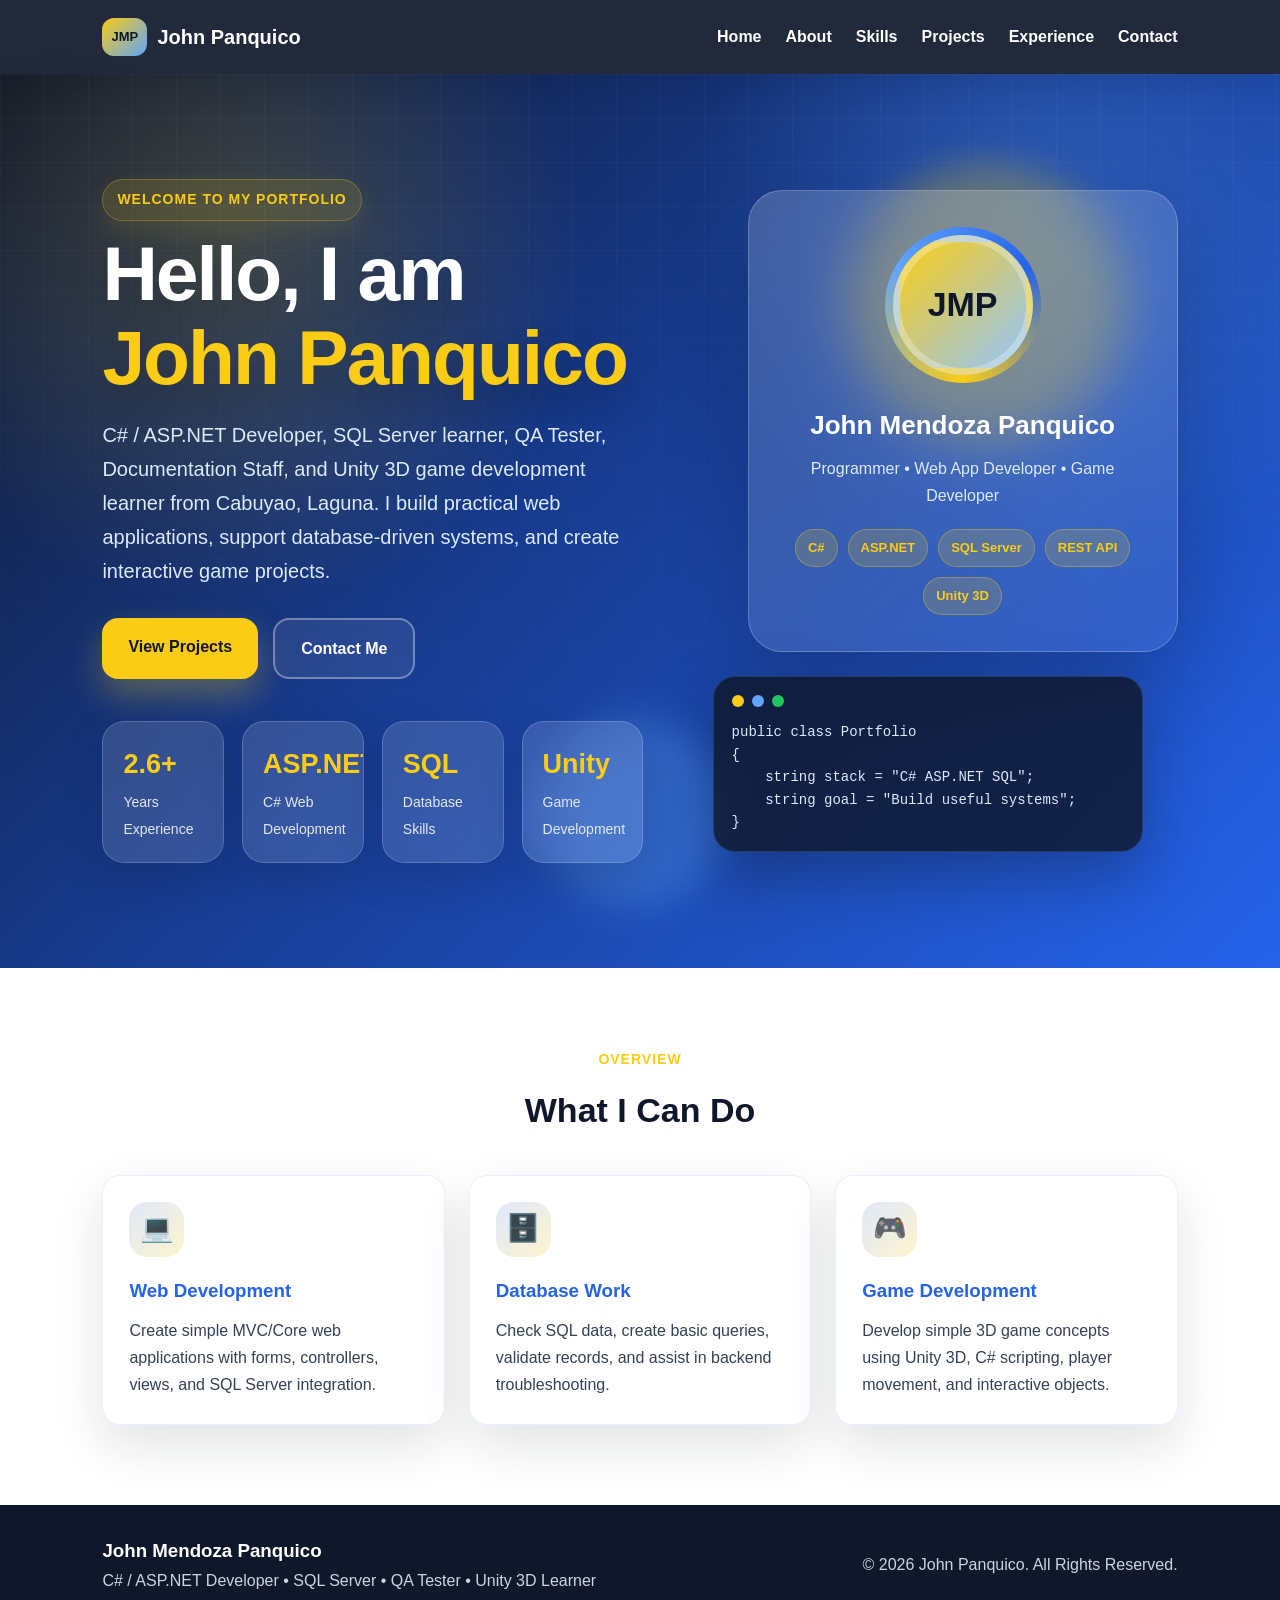
<file: index.html>
<!DOCTYPE html>
<html lang="en">
<head>
    <meta charset="UTF-8" />
    <meta name="viewport" content="width=device-width, initial-scale=1.0" />
    <title>Home | John Panquico</title>
    <link rel="stylesheet" href="style.css" />
</head>
<body>

    <div class="background-design">
        <div class="blob blob-one"></div>
        <div class="blob blob-two"></div>
        <div class="grid-overlay"></div>
    </div>

    <nav class="navbar">
        <a class="logo" href="index.html">
            <span class="logo-mark">JMP</span>
            <span>John Panquico</span>
        </a>

        <button class="menu-toggle" id="menuToggle" aria-label="Open menu">
            ☰
        </button>

        <ul class="nav-links" id="navLinks">
            <li><a href="index.html">Home</a></li>
            <li><a href="about.html">About</a></li>
            <li><a href="skills.html">Skills</a></li>
            <li><a href="projects.html">Projects</a></li>
            <li><a href="experience.html">Experience</a></li>
            <li><a href="contact.html">Contact</a></li>
        </ul>
    </nav>

    <header class="hero enhanced-hero">
        <div class="hero-shape hero-shape-one"></div>
        <div class="hero-shape hero-shape-two"></div>

        <div class="hero-text reveal">
            <p class="eyebrow">Welcome to my portfolio</p>
            <h1>Hello, I am <span>John Panquico</span></h1>
            <p class="hero-subtitle">
                C# / ASP.NET Developer, SQL Server learner, QA Tester, Documentation Staff,
                and Unity 3D game development learner from Cabuyao, Laguna. I build practical
                web applications, support database-driven systems, and create interactive game projects.
            </p>

            <div class="hero-buttons">
                <a href="projects.html" class="btn primary-btn">View Projects</a>
                <a href="contact.html" class="btn secondary-btn">Contact Me</a>
            </div>

            <div class="quick-stats enhanced-stats">
                <div>
                    <strong>2.6+</strong>
                    <span>Years Experience</span>
                </div>
                <div>
                    <strong>ASP.NET</strong>
                    <span>C# Web Development</span>
                </div>
                <div>
                    <strong>SQL</strong>
                    <span>Database Skills</span>
                </div>
                <div>
                    <strong>Unity</strong>
                    <span>Game Development</span>
                </div>
            </div>
        </div>

        <div class="hero-showcase reveal">
            <div class="profile-card-modern">
                <div class="profile-ring">
                    <div class="profile-circle">
                        <span>JMP</span>
                    </div>
                </div>

                <h2>John Mendoza Panquico</h2>
                <p>Programmer • Web App Developer • Game Developer</p>

                <div class="tech-pills">
                    <span>C#</span>
                    <span>ASP.NET</span>
                    <span>SQL Server</span>
                    <span>REST API</span>
                    <span>Unity 3D</span>
                </div>
            </div>

            <div class="floating-code-card">
                <div class="code-card-header">
                    <span></span>
                    <span></span>
                    <span></span>
                </div>
                <pre><code>public class Portfolio
{
    string stack = "C# ASP.NET SQL";
    string goal = "Build useful systems";
}</code></pre>
            </div>
        </div>
    </header>

    <section class="section reveal">
        <div class="section-title">
            <p class="eyebrow">Overview</p>
            <h2>What I Can Do</h2>
        </div>

        <div class="feature-grid">
            <div class="feature-card">
                <div class="icon-box">💻</div>
                <h3>Web Development</h3>
                <p>Create simple MVC/Core web applications with forms, controllers, views, and SQL Server integration.</p>
            </div>

            <div class="feature-card">
                <div class="icon-box">🗄️</div>
                <h3>Database Work</h3>
                <p>Check SQL data, create basic queries, validate records, and assist in backend troubleshooting.</p>
            </div>

            <div class="feature-card">
                <div class="icon-box">🎮</div>
                <h3>Game Development</h3>
                <p>Develop simple 3D game concepts using Unity 3D, C# scripting, player movement, and interactive objects.</p>
            </div>
        </div>
    </section>

    <footer class="footer">
        <div>
            <h3>John Mendoza Panquico</h3>
            <p>C# / ASP.NET Developer • SQL Server • QA Tester • Unity 3D Learner</p>
        </div>

        <p>© 2026 John Panquico. All Rights Reserved.</p>
    </footer>

    <script src="script.js"></script>

</body>
</html>
</file>
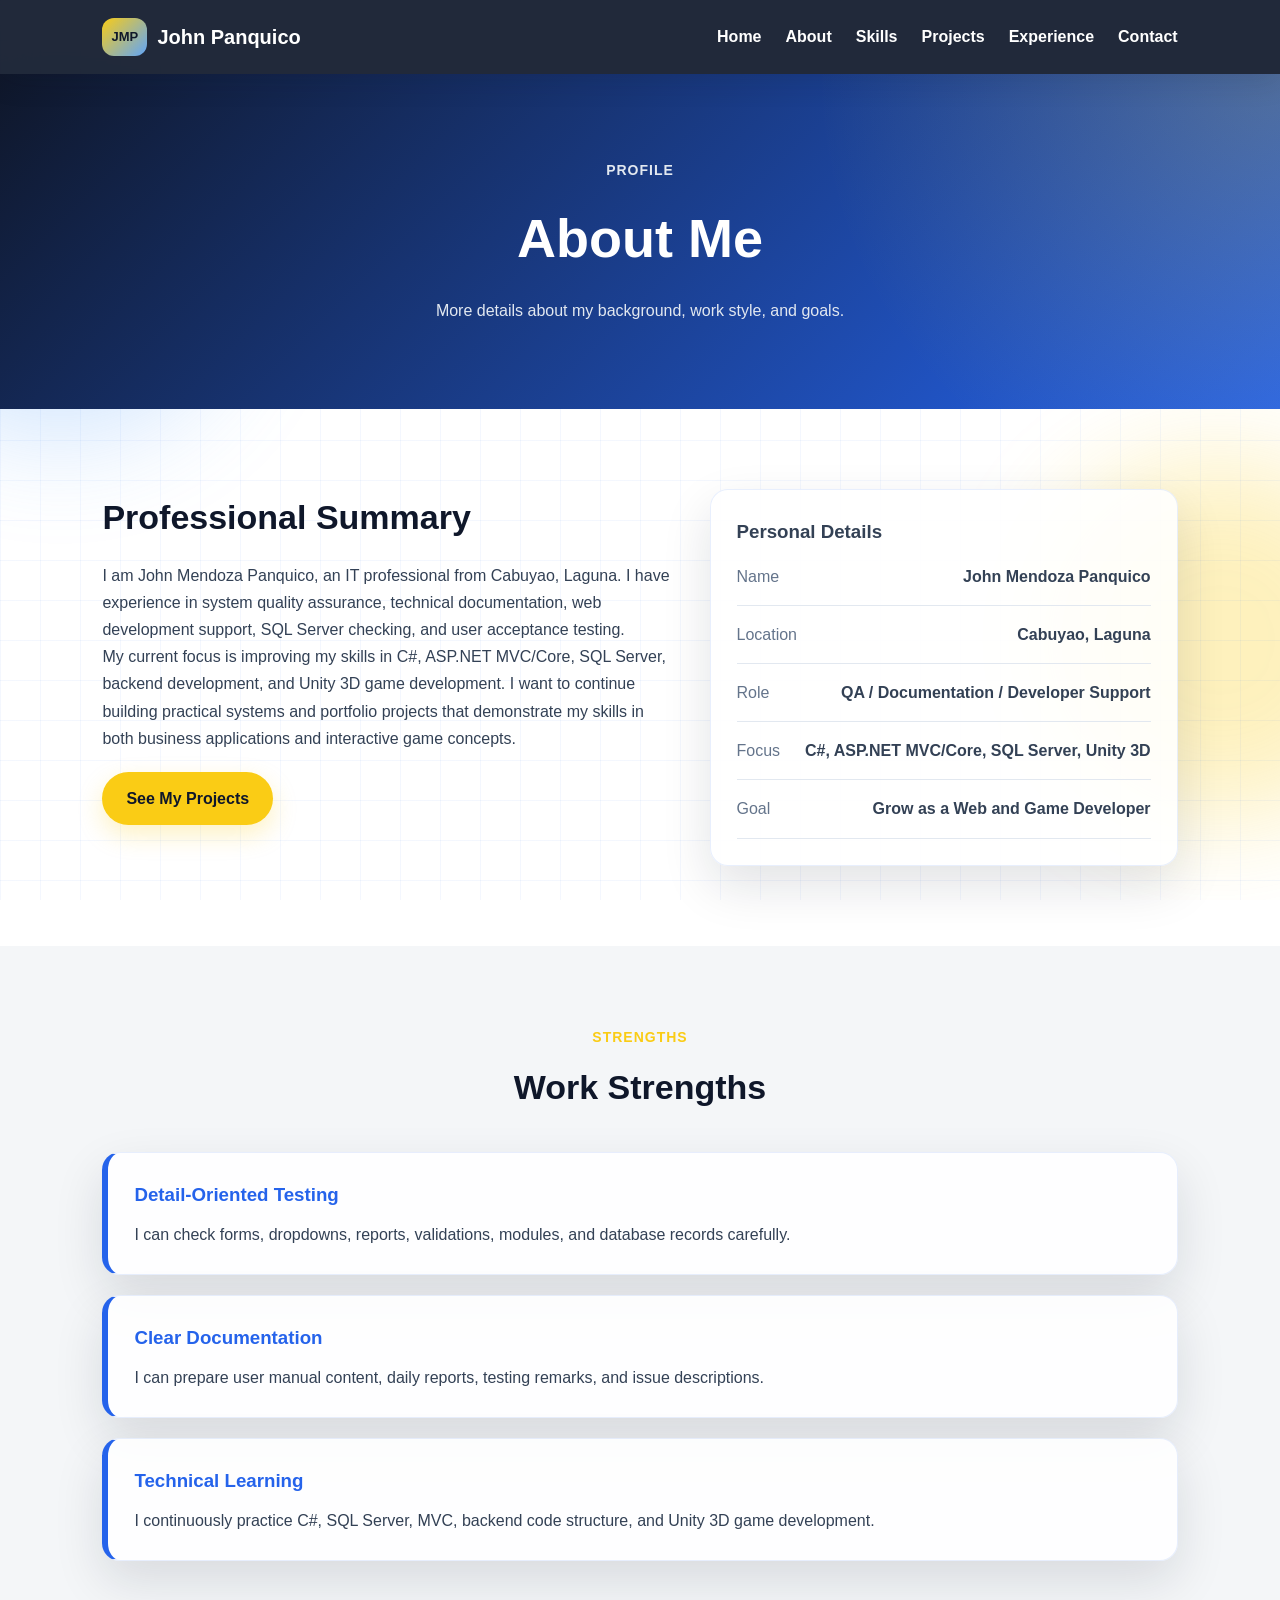
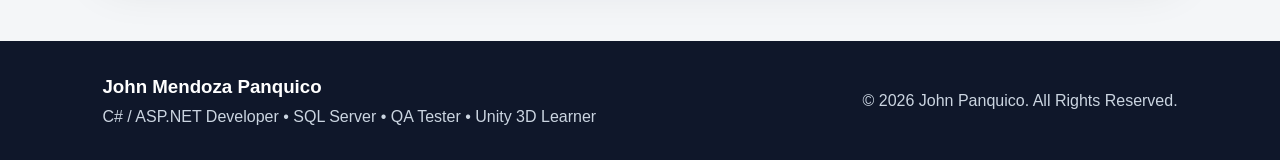
<file: about.html>
<!DOCTYPE html>
<html lang="en">
<head>
    <meta charset="UTF-8" />
    <meta name="viewport" content="width=device-width, initial-scale=1.0" />
    <title>About | John Panquico</title>
    <link rel="stylesheet" href="style.css" />
</head>
<body>

    <div class="background-design">
        <div class="blob blob-one"></div>
        <div class="blob blob-two"></div>
        <div class="grid-overlay"></div>
    </div>

    <nav class="navbar">
        <a class="logo" href="index.html">
            <span class="logo-mark">JMP</span>
            <span>John Panquico</span>
        </a>

        <button class="menu-toggle" id="menuToggle" aria-label="Open menu">
            ☰
        </button>

        <ul class="nav-links" id="navLinks">
            <li><a href="index.html">Home</a></li>
            <li><a href="about.html">About</a></li>
            <li><a href="skills.html">Skills</a></li>
            <li><a href="projects.html">Projects</a></li>
            <li><a href="experience.html">Experience</a></li>
            <li><a href="contact.html">Contact</a></li>
        </ul>
    </nav>

    <section class="page-header reveal">
        <p class="eyebrow">Profile</p>
        <h1>About Me</h1>
        <p>More details about my background, work style, and goals.</p>
    </section>

    <section class="section two-column">
        <div class="reveal">
            <h2>Professional Summary</h2>
            <p>
                I am John Mendoza Panquico, an IT professional from Cabuyao, Laguna. I have experience in system quality
                assurance, technical documentation, web development support, SQL Server checking,
                and user acceptance testing.
            </p>
            <p>
                My current focus is improving my skills in C#, ASP.NET MVC/Core, SQL Server, backend
                development, and Unity 3D game development. I want to continue building practical
                systems and portfolio projects that demonstrate my skills in both business applications
                and interactive game concepts.
            </p>

            <a href="projects.html" class="btn primary-btn small-btn">See My Projects</a>
        </div>

        <div class="info-panel reveal">
            <h3>Personal Details</h3>

            <div class="info-row">
                <span>Name</span>
                <strong>John Mendoza Panquico</strong>
            </div>

            <div class="info-row">
                <span>Location</span>
                <strong>Cabuyao, Laguna</strong>
            </div>

            <div class="info-row">
                <span>Role</span>
                <strong>QA / Documentation / Developer Support</strong>
            </div>

            <div class="info-row">
                <span>Focus</span>
                <strong>C#, ASP.NET MVC/Core, SQL Server, Unity 3D</strong>
            </div>

            <div class="info-row">
                <span>Goal</span>
                <strong>Grow as a Web and Game Developer</strong>
            </div>
        </div>
    </section>

    <section class="section gray-section reveal">
        <div class="section-title">
            <p class="eyebrow">Strengths</p>
            <h2>Work Strengths</h2>
        </div>

        <div class="timeline">
            <div class="timeline-card">
                <h3>Detail-Oriented Testing</h3>
                <p>I can check forms, dropdowns, reports, validations, modules, and database records carefully.</p>
            </div>

            <div class="timeline-card">
                <h3>Clear Documentation</h3>
                <p>I can prepare user manual content, daily reports, testing remarks, and issue descriptions.</p>
            </div>

            <div class="timeline-card">
                <h3>Technical Learning</h3>
                <p>I continuously practice C#, SQL Server, MVC, backend code structure, and Unity 3D game development.</p>
            </div>
        </div>
    </section>

    <footer class="footer">
        <div>
            <h3>John Mendoza Panquico</h3>
            <p>C# / ASP.NET Developer • SQL Server • QA Tester • Unity 3D Learner</p>
        </div>

        <p>© 2026 John Panquico. All Rights Reserved.</p>
    </footer>

    <script src="script.js"></script>

</body>
</html>
</file>
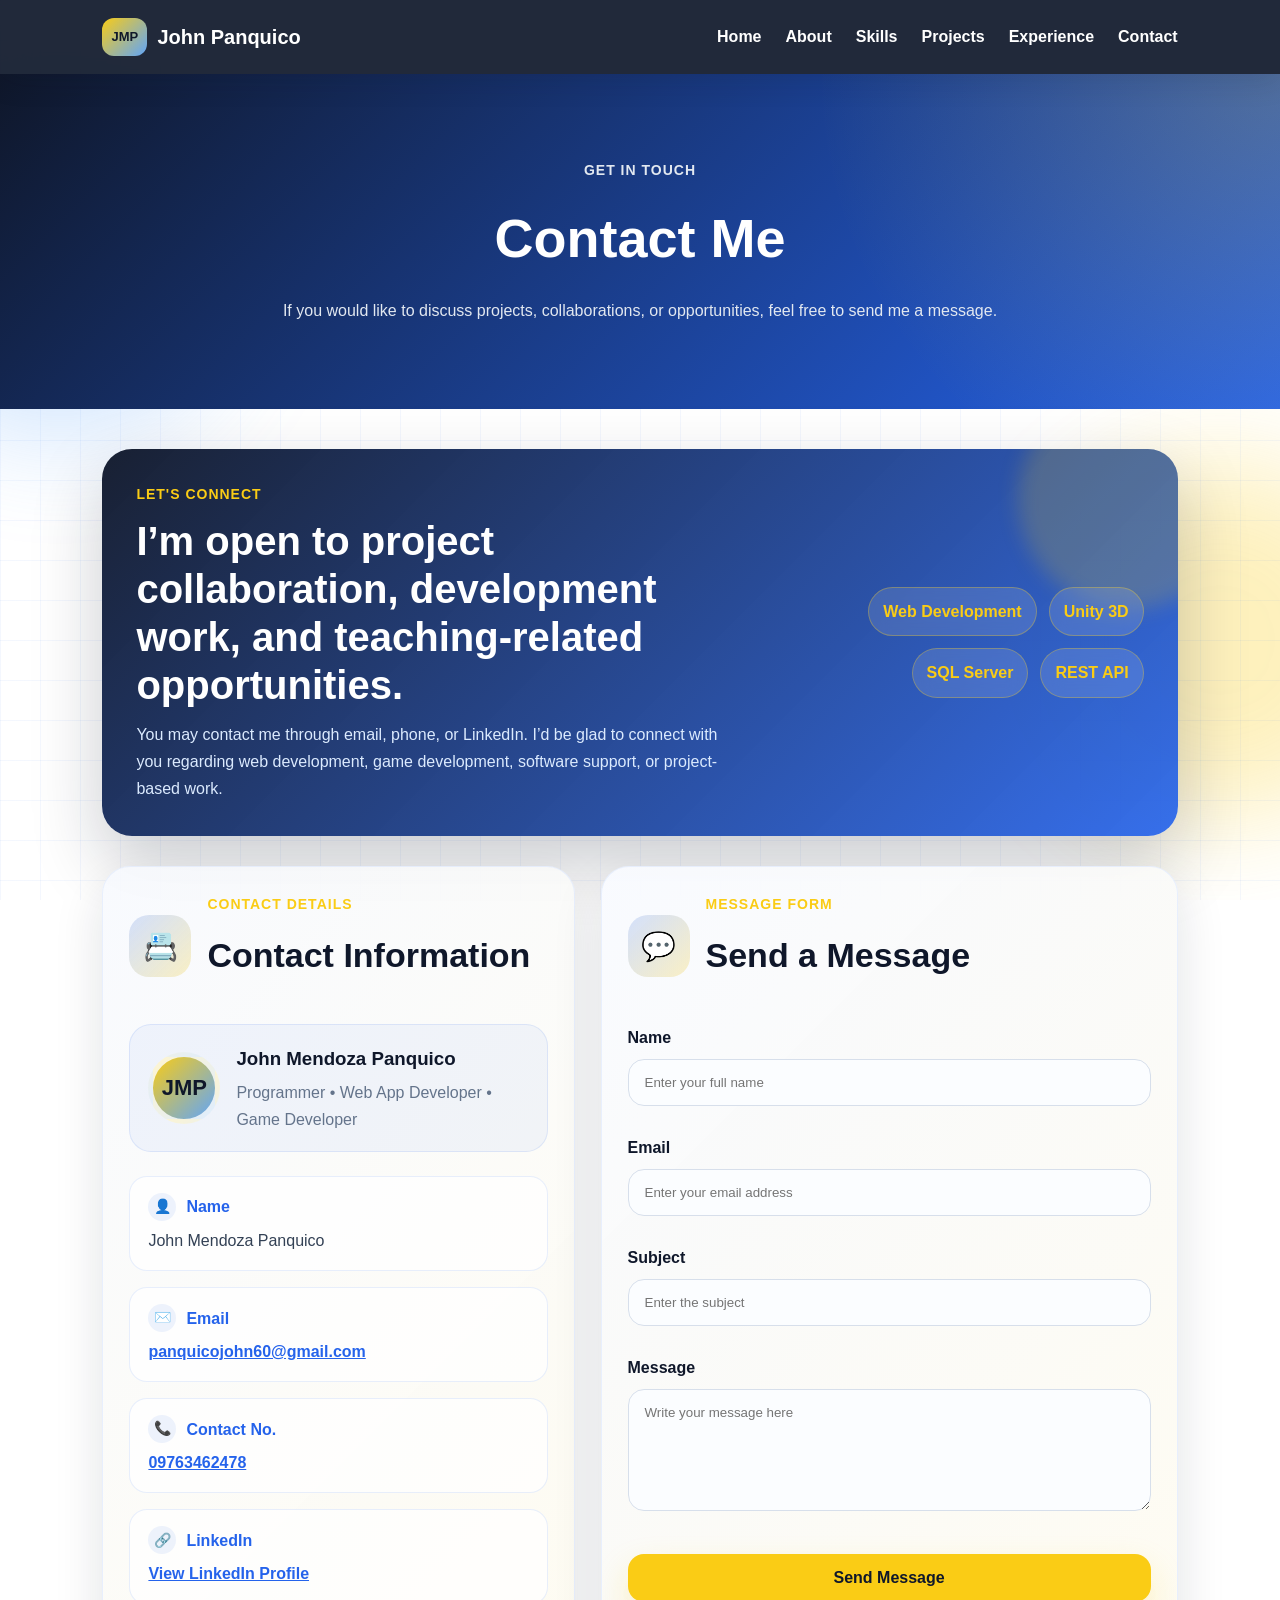
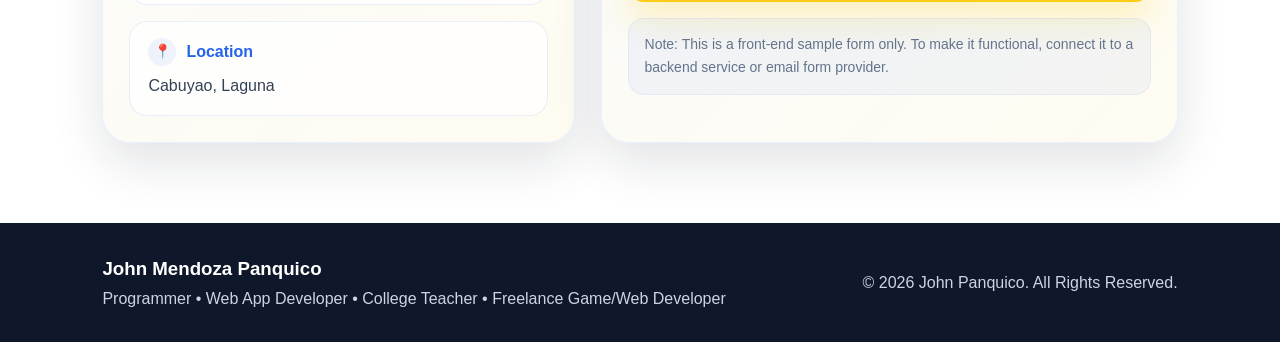
<file: contact.html>
<!DOCTYPE html>
<html lang="en">
<head>
    <meta charset="UTF-8" />
    <meta name="viewport" content="width=device-width, initial-scale=1.0" />
    <title>Contact | John Panquico</title>
    <link rel="stylesheet" href="style.css" />
</head>
<body>

    <div class="background-design">
        <div class="blob blob-one"></div>
        <div class="blob blob-two"></div>
        <div class="grid-overlay"></div>
    </div>

    <nav class="navbar">
        <a class="logo" href="index.html">
            <span class="logo-mark">JMP</span>
            <span>John Panquico</span>
        </a>

        <button class="menu-toggle" id="menuToggle" aria-label="Open menu">
            ☰
        </button>

        <ul class="nav-links" id="navLinks">
            <li><a href="index.html">Home</a></li>
            <li><a href="about.html">About</a></li>
            <li><a href="skills.html">Skills</a></li>
            <li><a href="projects.html">Projects</a></li>
            <li><a href="experience.html">Experience</a></li>
            <li><a href="contact.html">Contact</a></li>
        </ul>
    </nav>

    <section class="page-header reveal">
        <p class="eyebrow">Get in Touch</p>
        <h1>Contact Me</h1>
        <p>If you would like to discuss projects, collaborations, or opportunities, feel free to send me a message.</p>
    </section>

    <section class="section contact-hero-section">
        <div class="contact-top-card reveal">
            <div class="contact-top-text">
                <p class="eyebrow">Let's Connect</p>
                <h2>I’m open to project collaboration, development work, and teaching-related opportunities.</h2>
                <p>
                    You may contact me through email, phone, or LinkedIn. I’d be glad to connect with you
                    regarding web development, game development, software support, or project-based work.
                </p>
            </div>

            <div class="contact-top-pills">
                <span>Web Development</span>
                <span>Unity 3D</span>
                <span>SQL Server</span>
                <span>REST API</span>
            </div>
        </div>
    </section>

    <section class="section contact-section-main">
        <div class="contact-layout enhanced-contact-layout">
            <div class="contact-card contact-info-card reveal">
                <div class="contact-card-header">
                    <div class="contact-icon-box">📇</div>
                    <div>
                        <p class="eyebrow">Contact Details</p>
                        <h2>Contact Information</h2>
                    </div>
                </div>

                <div class="contact-profile-mini">
                    <div class="contact-avatar">JMP</div>
                    <div>
                        <h3>John Mendoza Panquico</h3>
                        <p>Programmer • Web App Developer • Game Developer</p>
                    </div>
                </div>

                <div class="contact-info-list">
                    <div class="contact-info-item">
                        <div class="contact-label">
                            <span class="contact-label-icon">👤</span>
                            <strong>Name</strong>
                        </div>
                        <p>John Mendoza Panquico</p>
                    </div>

                    <div class="contact-info-item">
                        <div class="contact-label">
                            <span class="contact-label-icon">✉️</span>
                            <strong>Email</strong>
                        </div>
                        <p><a href="mailto:panquicojohn60@gmail.com">panquicojohn60@gmail.com</a></p>
                    </div>

                    <div class="contact-info-item">
                        <div class="contact-label">
                            <span class="contact-label-icon">📞</span>
                            <strong>Contact No.</strong>
                        </div>
                        <p><a href="tel:09763462478">09763462478</a></p>
                    </div>

                    <div class="contact-info-item">
                        <div class="contact-label">
                            <span class="contact-label-icon">🔗</span>
                            <strong>LinkedIn</strong>
                        </div>
                        <p><a href="https://www.linkedin.com/in/panquico-john-337b12282?utm_source=share_via&utm_content=profile&utm_medium=member_ios" target="_blank">View LinkedIn Profile</a></p>
                    </div>

                    <div class="contact-info-item">
                        <div class="contact-label">
                            <span class="contact-label-icon">📍</span>
                            <strong>Location</strong>
                        </div>
                        <p>Cabuyao, Laguna</p>
                    </div>
                </div>
            </div>

            <div class="contact-card contact-form-card reveal">
                <div class="contact-card-header">
                    <div class="contact-icon-box">💬</div>
                    <div>
                        <p class="eyebrow">Message Form</p>
                        <h2>Send a Message</h2>
                    </div>
                </div>

                <form class="contact-form enhanced-contact-form">
                    <div class="form-row">
                        <div class="form-group">
                            <label>Name</label>
                            <input type="text" placeholder="Enter your full name" />
                        </div>
                    </div>

                    <div class="form-row">
                        <div class="form-group">
                            <label>Email</label>
                            <input type="email" placeholder="Enter your email address" />
                        </div>
                    </div>

                    <div class="form-row">
                        <div class="form-group">
                            <label>Subject</label>
                            <input type="text" placeholder="Enter the subject" />
                        </div>
                    </div>

                    <div class="form-row">
                        <div class="form-group">
                            <label>Message</label>
                            <textarea rows="6" placeholder="Write your message here"></textarea>
                        </div>
                    </div>

                    <button type="button" class="btn primary-btn contact-submit-btn">Send Message</button>
                </form>

                <p class="note contact-note">
                    Note: This is a front-end sample form only. To make it functional,
                    connect it to a backend service or email form provider.
                </p>
            </div>
        </div>
    </section>

    <footer class="footer">
        <div>
            <h3>John Mendoza Panquico</h3>
            <p>Programmer • Web App Developer • College Teacher • Freelance Game/Web Developer</p>
        </div>

        <p>© 2026 John Panquico. All Rights Reserved.</p>
    </footer>

    <script src="script.js"></script>

</body>
</html>
</file>
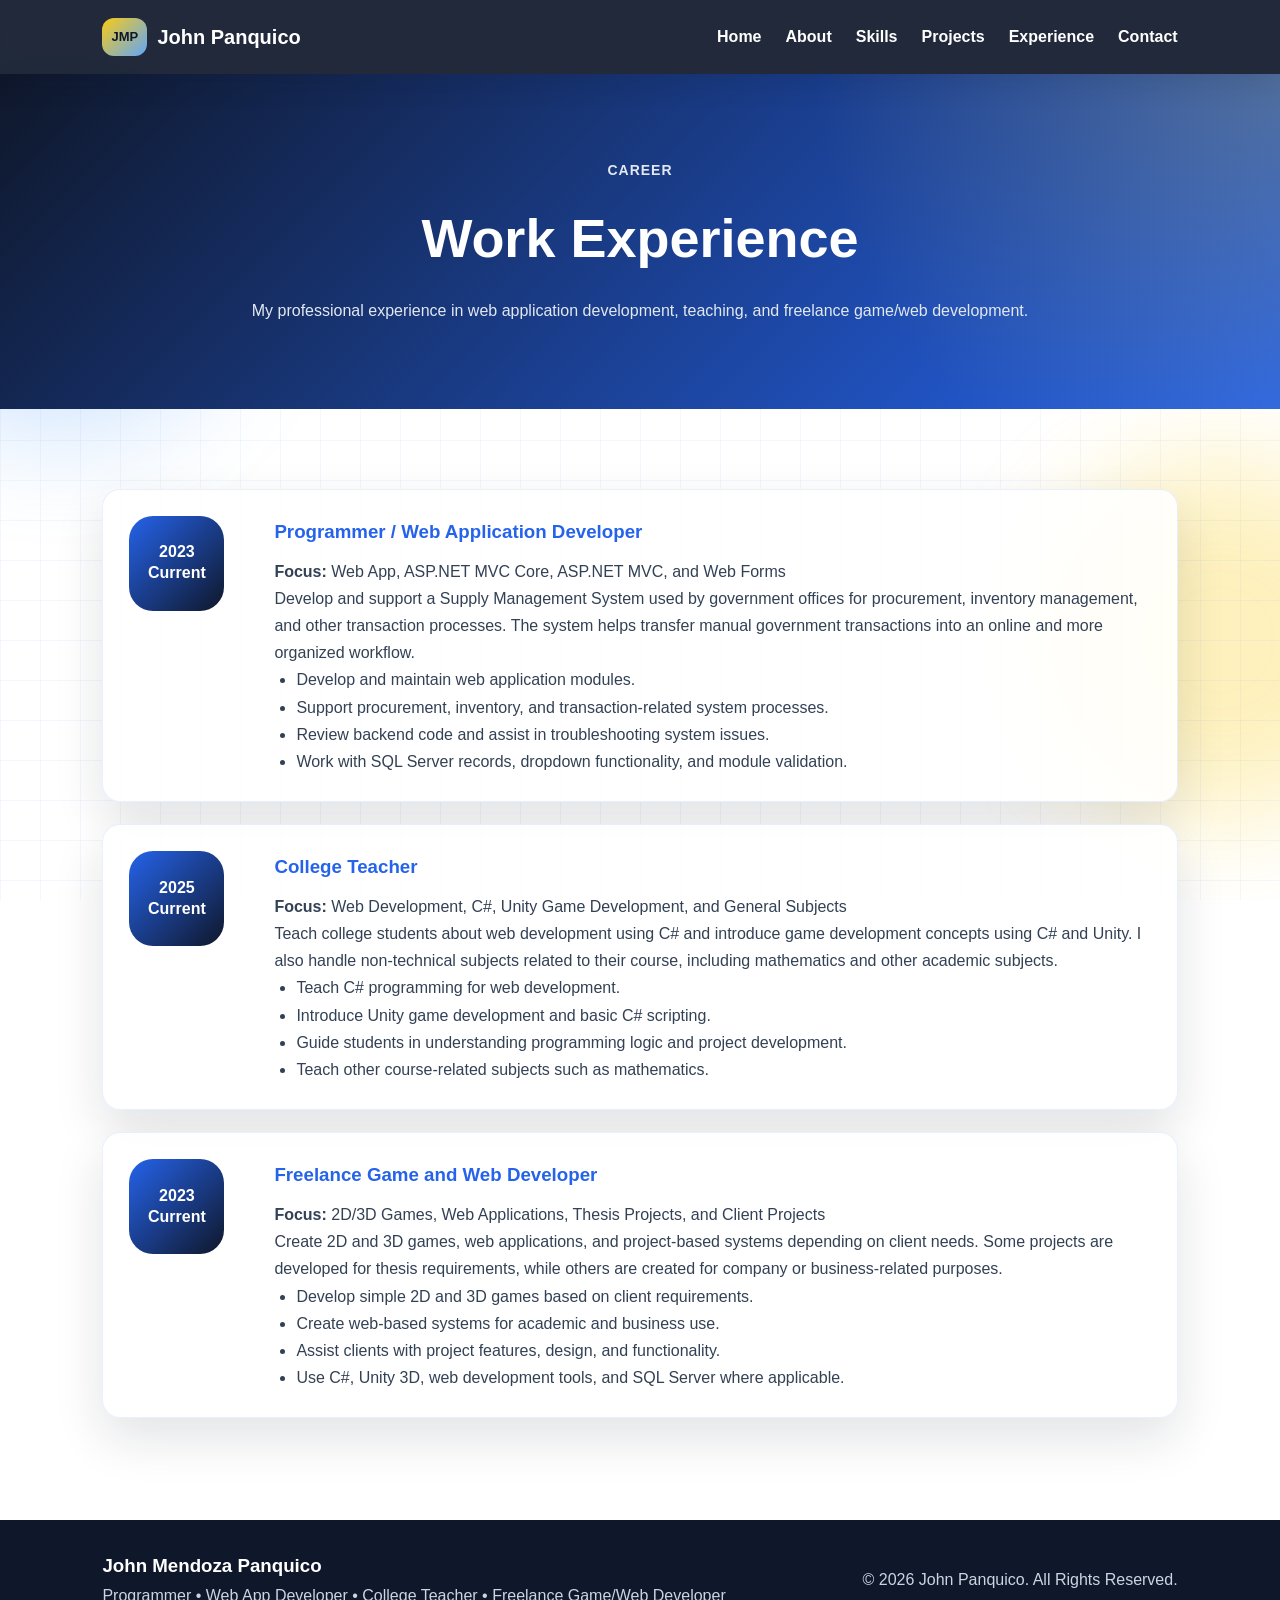
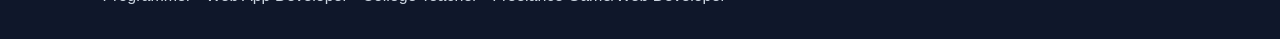
<file: experience.html>
<!DOCTYPE html>
<html lang="en">
<head>
    <meta charset="UTF-8" />
    <meta name="viewport" content="width=device-width, initial-scale=1.0" />
    <title>Experience | John Panquico</title>
    <link rel="stylesheet" href="style.css" />
</head>
<body>

    <div class="background-design">
        <div class="blob blob-one"></div>
        <div class="blob blob-two"></div>
        <div class="grid-overlay"></div>
    </div>

    <nav class="navbar">
        <a class="logo" href="index.html">
            <span class="logo-mark">JMP</span>
            <span>John Panquico</span>
        </a>

        <button class="menu-toggle" id="menuToggle" aria-label="Open menu">
            ☰
        </button>

        <ul class="nav-links" id="navLinks">
            <li><a href="index.html">Home</a></li>
            <li><a href="about.html">About</a></li>
            <li><a href="skills.html">Skills</a></li>
            <li><a href="projects.html">Projects</a></li>
            <li><a href="experience.html">Experience</a></li>
            <li><a href="contact.html">Contact</a></li>
        </ul>
    </nav>

    <section class="page-header reveal">
        <p class="eyebrow">Career</p>
        <h1>Work Experience</h1>
        <p>My professional experience in web application development, teaching, and freelance game/web development.</p>
    </section>

    <section class="section">
        <div class="experience-card reveal">
            <div class="experience-year">2023<br />Current</div>
            <div>
                <h3>Programmer / Web Application Developer</h3>
                <p><strong>Focus:</strong> Web App, ASP.NET MVC Core, ASP.NET MVC, and Web Forms</p>
                <p>
                    Develop and support a Supply Management System used by government offices for procurement,
                    inventory management, and other transaction processes. The system helps transfer manual
                    government transactions into an online and more organized workflow.
                </p>
                <ul>
                    <li>Develop and maintain web application modules.</li>
                    <li>Support procurement, inventory, and transaction-related system processes.</li>
                    <li>Review backend code and assist in troubleshooting system issues.</li>
                    <li>Work with SQL Server records, dropdown functionality, and module validation.</li>
                </ul>
            </div>
        </div>

        <div class="experience-card reveal">
            <div class="experience-year">2025<br />Current</div>
            <div>
                <h3>College Teacher</h3>
                <p><strong>Focus:</strong> Web Development, C#, Unity Game Development, and General Subjects</p>
                <p>
                    Teach college students about web development using C# and introduce game development concepts
                    using C# and Unity. I also handle non-technical subjects related to their course, including
                    mathematics and other academic subjects.
                </p>
                <ul>
                    <li>Teach C# programming for web development.</li>
                    <li>Introduce Unity game development and basic C# scripting.</li>
                    <li>Guide students in understanding programming logic and project development.</li>
                    <li>Teach other course-related subjects such as mathematics.</li>
                </ul>
            </div>
        </div>

        <div class="experience-card reveal">
            <div class="experience-year">2023<br />Current</div>
            <div>
                <h3>Freelance Game and Web Developer</h3>
                <p><strong>Focus:</strong> 2D/3D Games, Web Applications, Thesis Projects, and Client Projects</p>
                <p>
                    Create 2D and 3D games, web applications, and project-based systems depending on client needs.
                    Some projects are developed for thesis requirements, while others are created for company or
                    business-related purposes.
                </p>
                <ul>
                    <li>Develop simple 2D and 3D games based on client requirements.</li>
                    <li>Create web-based systems for academic and business use.</li>
                    <li>Assist clients with project features, design, and functionality.</li>
                    <li>Use C#, Unity 3D, web development tools, and SQL Server where applicable.</li>
                </ul>
            </div>
        </div>
    </section>

    <footer class="footer">
        <div>
            <h3>John Mendoza Panquico</h3>
            <p>Programmer • Web App Developer • College Teacher • Freelance Game/Web Developer</p>
        </div>

        <p>© 2026 John Panquico. All Rights Reserved.</p>
    </footer>

    <script src="script.js"></script>

</body>
</html>
</file>
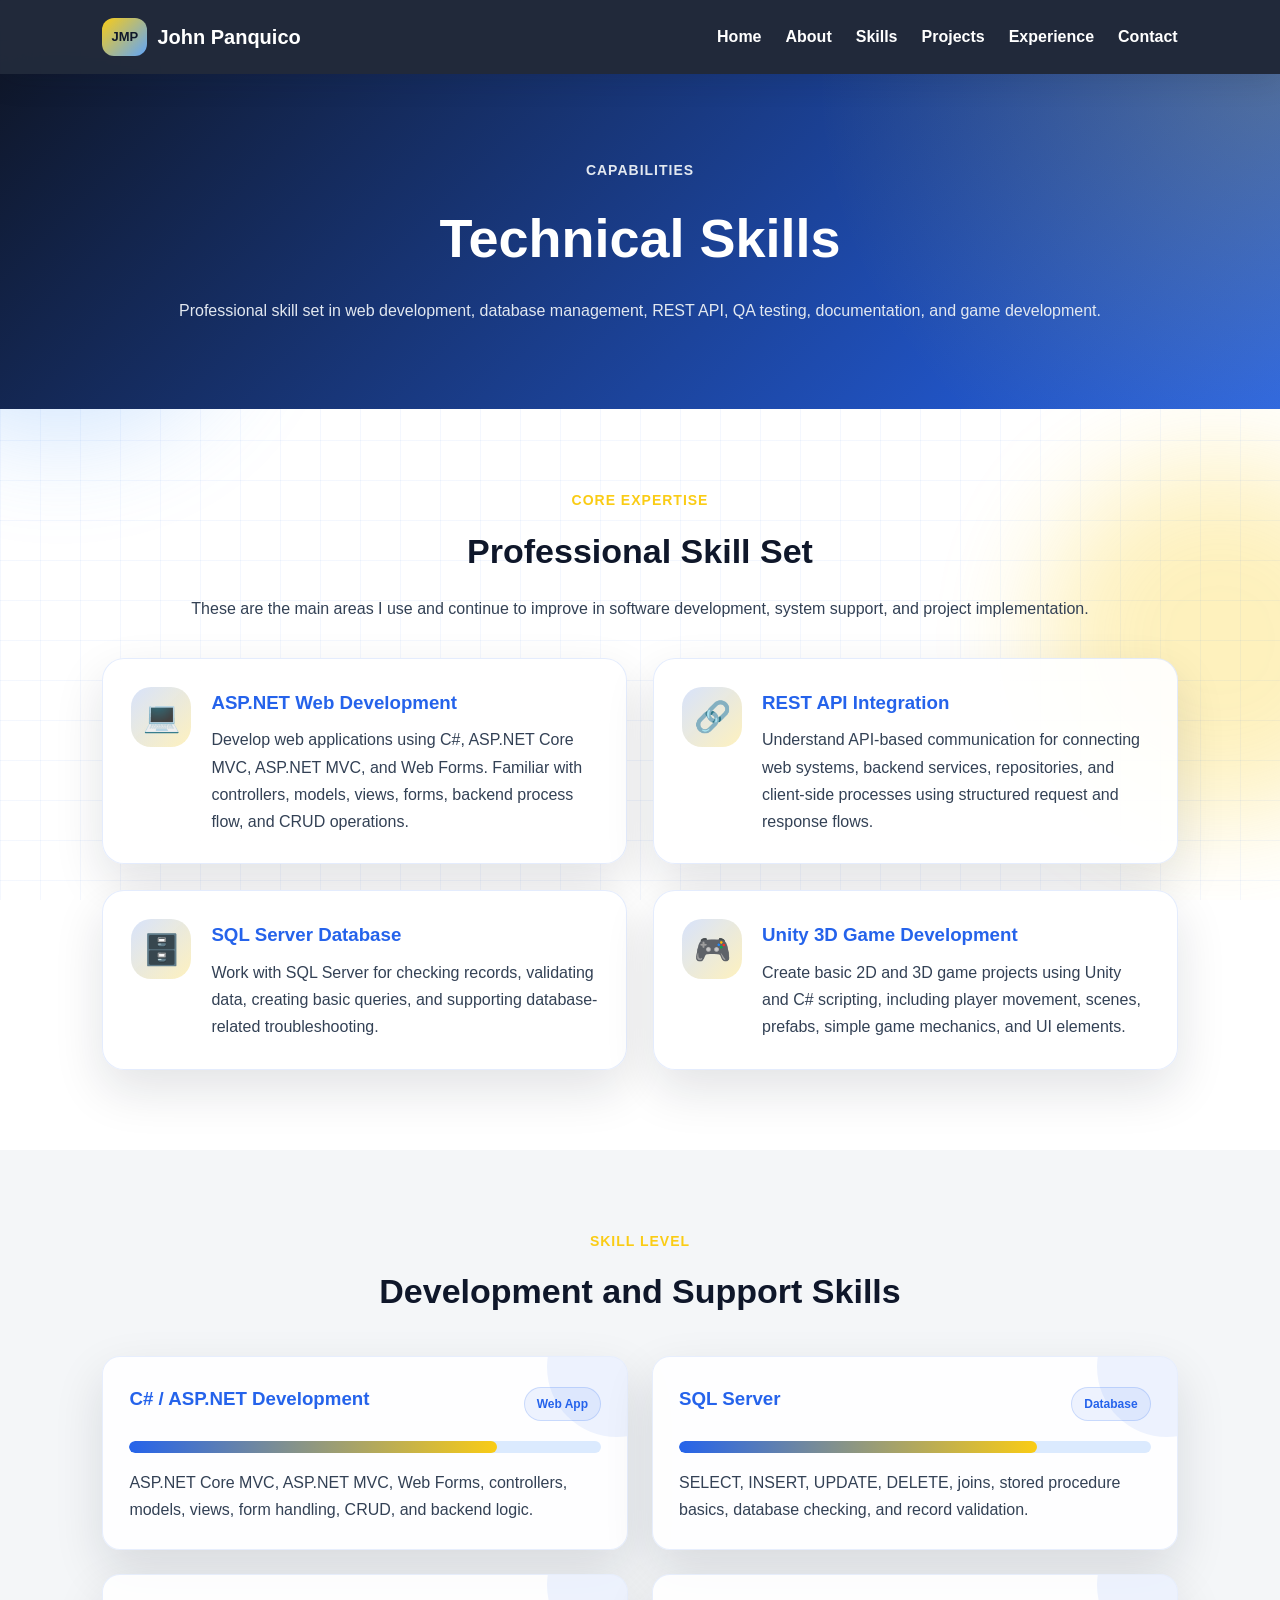
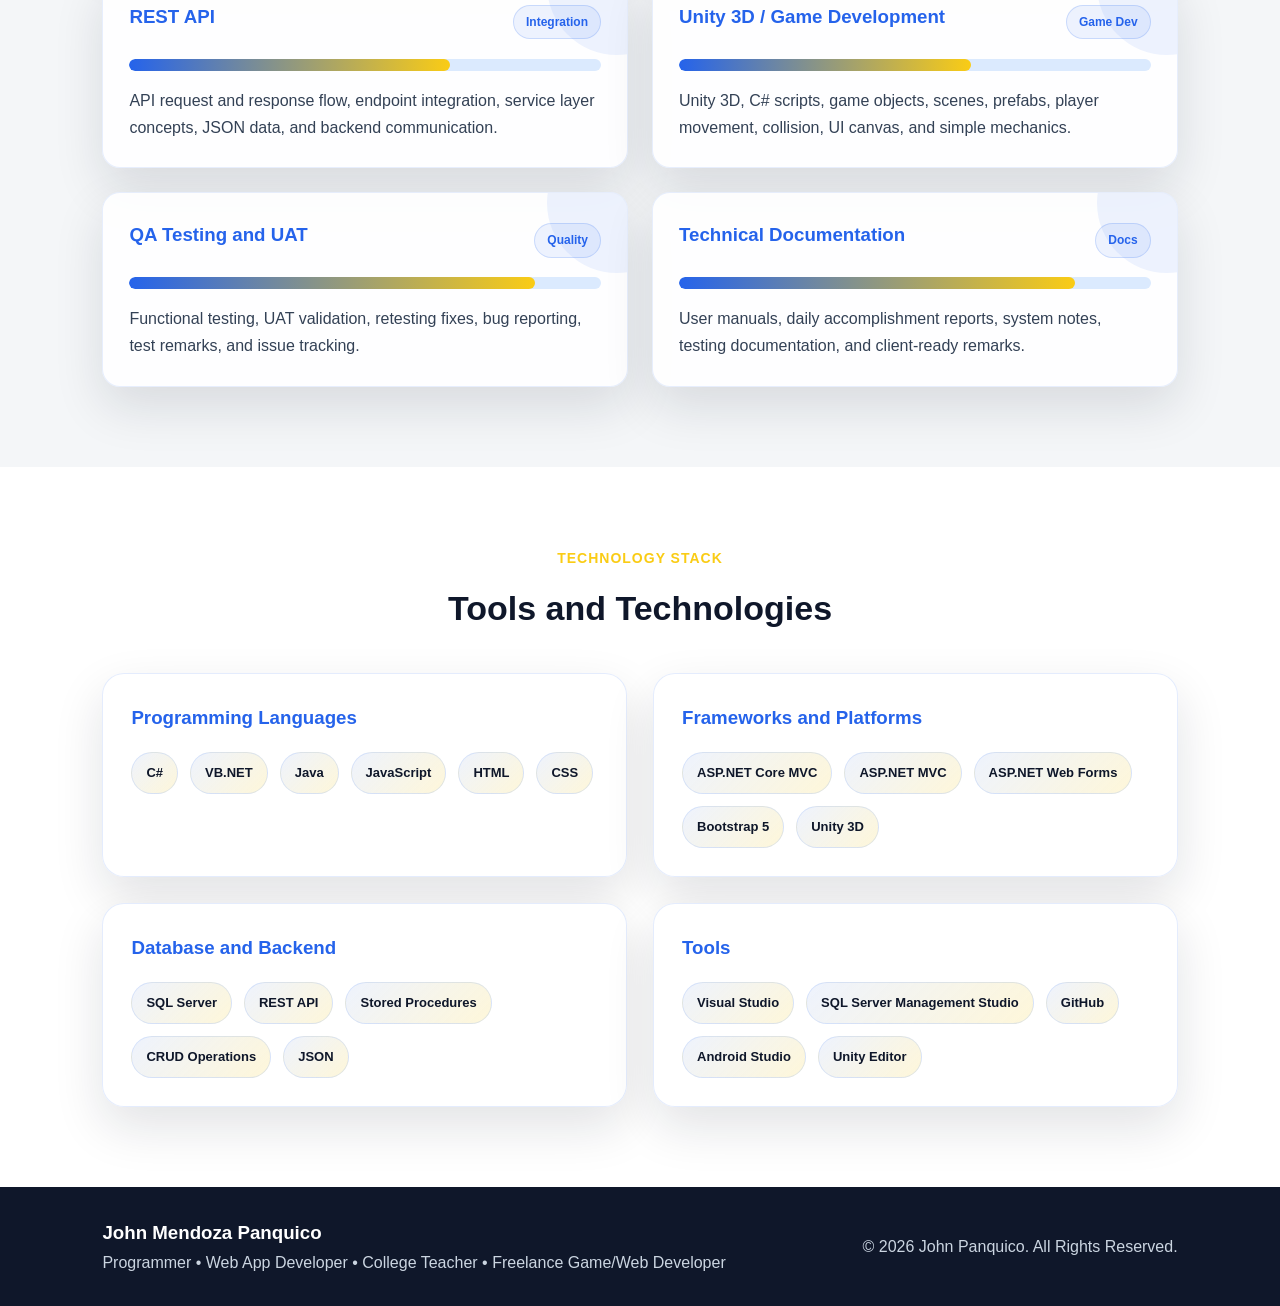
<file: skills.html>
<!DOCTYPE html>
<html lang="en">
<head>
    <meta charset="UTF-8" />
    <meta name="viewport" content="width=device-width, initial-scale=1.0" />
    <title>Skills | John Panquico</title>
    <link rel="stylesheet" href="style.css" />
</head>
<body>

    <div class="background-design">
        <div class="blob blob-one"></div>
        <div class="blob blob-two"></div>
        <div class="grid-overlay"></div>
    </div>

    <nav class="navbar">
        <a class="logo" href="index.html">
            <span class="logo-mark">JMP</span>
            <span>John Panquico</span>
        </a>

        <button class="menu-toggle" id="menuToggle" aria-label="Open menu">
            ☰
        </button>

        <ul class="nav-links" id="navLinks">
            <li><a href="index.html">Home</a></li>
            <li><a href="about.html">About</a></li>
            <li><a href="skills.html">Skills</a></li>
            <li><a href="projects.html">Projects</a></li>
            <li><a href="experience.html">Experience</a></li>
            <li><a href="contact.html">Contact</a></li>
        </ul>
    </nav>

    <section class="page-header reveal">
        <p class="eyebrow">Capabilities</p>
        <h1>Technical Skills</h1>
        <p>Professional skill set in web development, database management, REST API, QA testing, documentation, and game development.</p>
    </section>

    <section class="section">
        <div class="section-title reveal">
            <p class="eyebrow">Core Expertise</p>
            <h2>Professional Skill Set</h2>
            <p>
                These are the main areas I use and continue to improve in software development,
                system support, and project implementation.
            </p>
        </div>

        <div class="skill-highlight-grid">
            <div class="skill-highlight-card reveal">
                <div class="skill-icon">💻</div>
                <div>
                    <h3>ASP.NET Web Development</h3>
                    <p>
                        Develop web applications using C#, ASP.NET Core MVC, ASP.NET MVC, and Web Forms.
                        Familiar with controllers, models, views, forms, backend process flow, and CRUD operations.
                    </p>
                </div>
            </div>

            <div class="skill-highlight-card reveal">
                <div class="skill-icon">🔗</div>
                <div>
                    <h3>REST API Integration</h3>
                    <p>
                        Understand API-based communication for connecting web systems, backend services,
                        repositories, and client-side processes using structured request and response flows.
                    </p>
                </div>
            </div>

            <div class="skill-highlight-card reveal">
                <div class="skill-icon">🗄️</div>
                <div>
                    <h3>SQL Server Database</h3>
                    <p>
                        Work with SQL Server for checking records, validating data, creating basic queries,
                        and supporting database-related troubleshooting.
                    </p>
                </div>
            </div>

            <div class="skill-highlight-card reveal">
                <div class="skill-icon">🎮</div>
                <div>
                    <h3>Unity 3D Game Development</h3>
                    <p>
                        Create basic 2D and 3D game projects using Unity and C# scripting, including player
                        movement, scenes, prefabs, simple game mechanics, and UI elements.
                    </p>
                </div>
            </div>
        </div>
    </section>

    <section class="section gray-section">
        <div class="section-title reveal">
            <p class="eyebrow">Skill Level</p>
            <h2>Development and Support Skills</h2>
        </div>

        <div class="skills-layout professional-skills">
            <div class="skill-box reveal">
                <div class="skill-box-header">
                    <h3>C# / ASP.NET Development</h3>
                    <span>Web App</span>
                </div>
                <div class="progress"><span style="width: 78%;"></span></div>
                <p>ASP.NET Core MVC, ASP.NET MVC, Web Forms, controllers, models, views, form handling, CRUD, and backend logic.</p>
            </div>

            <div class="skill-box reveal">
                <div class="skill-box-header">
                    <h3>SQL Server</h3>
                    <span>Database</span>
                </div>
                <div class="progress"><span style="width: 76%;"></span></div>
                <p>SELECT, INSERT, UPDATE, DELETE, joins, stored procedure basics, database checking, and record validation.</p>
            </div>

            <div class="skill-box reveal">
                <div class="skill-box-header">
                    <h3>REST API</h3>
                    <span>Integration</span>
                </div>
                <div class="progress"><span style="width: 68%;"></span></div>
                <p>API request and response flow, endpoint integration, service layer concepts, JSON data, and backend communication.</p>
            </div>

            <div class="skill-box reveal">
                <div class="skill-box-header">
                    <h3>Unity 3D / Game Development</h3>
                    <span>Game Dev</span>
                </div>
                <div class="progress"><span style="width: 62%;"></span></div>
                <p>Unity 3D, C# scripts, game objects, scenes, prefabs, player movement, collision, UI canvas, and simple mechanics.</p>
            </div>

            <div class="skill-box reveal">
                <div class="skill-box-header">
                    <h3>QA Testing and UAT</h3>
                    <span>Quality</span>
                </div>
                <div class="progress"><span style="width: 86%;"></span></div>
                <p>Functional testing, UAT validation, retesting fixes, bug reporting, test remarks, and issue tracking.</p>
            </div>

            <div class="skill-box reveal">
                <div class="skill-box-header">
                    <h3>Technical Documentation</h3>
                    <span>Docs</span>
                </div>
                <div class="progress"><span style="width: 84%;"></span></div>
                <p>User manuals, daily accomplishment reports, system notes, testing documentation, and client-ready remarks.</p>
            </div>
        </div>
    </section>

    <section class="section">
        <div class="section-title reveal">
            <p class="eyebrow">Technology Stack</p>
            <h2>Tools and Technologies</h2>
        </div>

        <div class="tech-stack-grid">
            <div class="tech-stack-card reveal">
                <h3>Programming Languages</h3>
                <div class="tech-list">
                    <span>C#</span>
                    <span>VB.NET</span>
                    <span>Java</span>
                    <span>JavaScript</span>
                    <span>HTML</span>
                    <span>CSS</span>
                </div>
            </div>

            <div class="tech-stack-card reveal">
                <h3>Frameworks and Platforms</h3>
                <div class="tech-list">
                    <span>ASP.NET Core MVC</span>
                    <span>ASP.NET MVC</span>
                    <span>ASP.NET Web Forms</span>
                    <span>Bootstrap 5</span>
                    <span>Unity 3D</span>
                </div>
            </div>

            <div class="tech-stack-card reveal">
                <h3>Database and Backend</h3>
                <div class="tech-list">
                    <span>SQL Server</span>
                    <span>REST API</span>
                    <span>Stored Procedures</span>
                    <span>CRUD Operations</span>
                    <span>JSON</span>
                </div>
            </div>

            <div class="tech-stack-card reveal">
                <h3>Tools</h3>
                <div class="tech-list">
                    <span>Visual Studio</span>
                    <span>SQL Server Management Studio</span>
                    <span>GitHub</span>
                    <span>Android Studio</span>
                    <span>Unity Editor</span>
                </div>
            </div>
        </div>
    </section>

    <footer class="footer">
        <div>
            <h3>John Mendoza Panquico</h3>
            <p>Programmer • Web App Developer • College Teacher • Freelance Game/Web Developer</p>
        </div>

        <p>© 2026 John Panquico. All Rights Reserved.</p>
    </footer>

    <script src="script.js"></script>

</body>
</html>
</file>
<file: style.css>
* {
    margin: 0;
    padding: 0;
    box-sizing: border-box;
}

:root {
    --dark: #0f172a;
    --dark-2: #1e293b;
    --blue: #2563eb;
    --blue-light: #60a5fa;
    --yellow: #facc15;
    --white: #ffffff;
    --gray: #f4f6f8;
    --text: #334155;
    --muted: #64748b;
    --shadow: 0 20px 50px rgba(15, 23, 42, 0.12);
    --radius: 18px;
}

html {
    scroll-behavior: smooth;
}

body {
    font-family: Arial, sans-serif;
    color: var(--text);
    line-height: 1.7;
    background-color: var(--white);
    overflow-x: hidden;
}

.background-design {
    position: fixed;
    inset: 0;
    z-index: -1;
    overflow: hidden;
    pointer-events: none;
}

.blob {
    position: absolute;
    width: 360px;
    height: 360px;
    border-radius: 50%;
    filter: blur(55px);
    opacity: 0.28;
    animation: floatBlob 9s infinite ease-in-out;
}

.blob-one {
    background: var(--blue-light);
    top: 80px;
    left: -120px;
}

.blob-two {
    background: var(--yellow);
    right: -120px;
    bottom: 80px;
    animation-delay: 2s;
}

.grid-overlay {
    position: absolute;
    inset: 0;
    background-image:
        linear-gradient(rgba(37, 99, 235, 0.05) 1px, transparent 1px),
        linear-gradient(90deg, rgba(37, 99, 235, 0.05) 1px, transparent 1px);
    background-size: 40px 40px;
}

@keyframes floatBlob {
    0%, 100% {
        transform: translateY(0) scale(1);
    }
    50% {
        transform: translateY(-35px) scale(1.08);
    }
}

.navbar {
    position: sticky;
    top: 0;
    z-index: 100;
    background: rgba(15, 23, 42, 0.92);
    backdrop-filter: blur(16px);
    color: white;
    display: flex;
    justify-content: space-between;
    align-items: center;
    padding: 18px 8%;
    box-shadow: 0 5px 30px rgba(15, 23, 42, 0.15);
}

.logo {
    display: flex;
    align-items: center;
    gap: 10px;
    color: white;
    text-decoration: none;
    font-size: 20px;
    font-weight: bold;
}

.logo-mark {
    min-width: 45px;
    height: 38px;
    padding: 0 8px;
    border-radius: 12px;
    background: linear-gradient(135deg, var(--yellow), var(--blue-light));
    display: inline-flex;
    align-items: center;
    justify-content: center;
    color: var(--dark);
    font-weight: 900;
    font-size: 13px;
}

.nav-links {
    list-style: none;
    display: flex;
    gap: 24px;
}

.nav-links a {
    color: white;
    text-decoration: none;
    font-weight: bold;
    position: relative;
}

.nav-links a::after {
    content: "";
    position: absolute;
    left: 0;
    bottom: -7px;
    width: 0;
    height: 3px;
    background: var(--yellow);
    border-radius: 20px;
    transition: width 0.3s ease;
}

.nav-links a:hover::after {
    width: 100%;
}

.menu-toggle {
    display: none;
    border: none;
    background: var(--yellow);
    color: var(--dark);
    padding: 8px 12px;
    border-radius: 8px;
    font-size: 20px;
    cursor: pointer;
}

.hero {
    min-height: 92vh;
    background:
        radial-gradient(circle at top left, rgba(250, 204, 21, 0.20), transparent 35%),
        linear-gradient(135deg, var(--dark), var(--blue));
    color: white;
    padding: 90px 8%;
    display: grid;
    grid-template-columns: 1.3fr 0.7fr;
    align-items: center;
    gap: 45px;
}

.eyebrow {
    color: var(--yellow);
    font-weight: 800;
    letter-spacing: 1px;
    text-transform: uppercase;
    font-size: 14px;
    margin-bottom: 10px;
}

.hero-text h1 {
    font-size: clamp(38px, 5vw, 66px);
    line-height: 1.1;
    margin-bottom: 18px;
}

.hero-text span {
    color: var(--yellow);
}

.hero-subtitle {
    max-width: 720px;
    font-size: 19px;
    color: #e2e8f0;
    margin-bottom: 30px;
}

.hero-buttons {
    display: flex;
    gap: 15px;
    flex-wrap: wrap;
}

.btn {
    display: inline-block;
    padding: 13px 24px;
    border-radius: 999px;
    text-decoration: none;
    font-weight: bold;
    border: none;
    cursor: pointer;
    transition: 0.3s ease;
}

.primary-btn {
    background-color: var(--yellow);
    color: var(--dark);
    box-shadow: 0 10px 25px rgba(250, 204, 21, 0.25);
}

.primary-btn:hover {
    transform: translateY(-3px);
    background-color: #fde047;
}

.secondary-btn {
    color: white;
    border: 2px solid rgba(255, 255, 255, 0.35);
}

.secondary-btn:hover {
    transform: translateY(-3px);
    border-color: var(--yellow);
}

.small-btn {
    margin-top: 20px;
}

.quick-stats {
    display: flex;
    gap: 18px;
    flex-wrap: wrap;
    margin-top: 35px;
}

.quick-stats div {
    min-width: 150px;
    padding: 16px;
    border-radius: 16px;
    background: rgba(255, 255, 255, 0.12);
    backdrop-filter: blur(10px);
}

.quick-stats strong {
    display: block;
    font-size: 24px;
    color: var(--yellow);
}

.quick-stats span {
    color: #e2e8f0;
    font-size: 14px;
}

.hero-card {
    background: rgba(255, 255, 255, 0.14);
    backdrop-filter: blur(20px);
    border: 1px solid rgba(255, 255, 255, 0.18);
    border-radius: 28px;
    padding: 35px;
    text-align: center;
    box-shadow: var(--shadow);
    animation: floatCard 5s infinite ease-in-out;
}

@keyframes floatCard {
    0%, 100% {
        transform: translateY(0);
    }
    50% {
        transform: translateY(-14px);
    }
}

.profile-circle {
    width: 135px;
    height: 135px;
    margin: 0 auto 18px;
    border-radius: 50%;
    background: linear-gradient(135deg, var(--yellow), var(--blue-light));
    display: flex;
    align-items: center;
    justify-content: center;
    color: var(--dark);
    font-size: 34px;
    font-weight: 900;
    border: 8px solid rgba(255, 255, 255, 0.2);
}

.hero-card h2 {
    color: white;
    margin-bottom: 8px;
}

.hero-card p {
    color: #e2e8f0;
}

.tech-pills {
    display: flex;
    gap: 10px;
    flex-wrap: wrap;
    justify-content: center;
    margin-top: 20px;
}

.tech-pills span,
.project-badge {
    background: rgba(250, 204, 21, 0.17);
    color: var(--yellow);
    border: 1px solid rgba(250, 204, 21, 0.35);
    padding: 7px 12px;
    border-radius: 999px;
    font-size: 13px;
    font-weight: bold;
}

.page-header {
    background:
        radial-gradient(circle at top right, rgba(250, 204, 21, 0.22), transparent 35%),
        linear-gradient(135deg, var(--dark), var(--blue));
    color: white;
    text-align: center;
    padding: 85px 8%;
}

.page-header h1 {
    font-size: clamp(36px, 5vw, 54px);
    margin-bottom: 12px;
}

.page-header p {
    color: #e2e8f0;
}

.section {
    padding: 80px 8%;
}

.section-title {
    text-align: center;
    margin-bottom: 35px;
}

.section-title h2,
.section h2 {
    color: var(--dark);
    font-size: 34px;
    margin-bottom: 15px;
}

.gray-section {
    background-color: var(--gray);
}

.feature-grid,
.skills-grid {
    display: grid;
    grid-template-columns: repeat(3, 1fr);
    gap: 24px;
}

.feature-card,
.card,
.project-card,
.timeline-card,
.info-panel,
.skill-box,
.experience-card,
.contact-card,
.project-template-card {
    background: rgba(255, 255, 255, 0.88);
    border: 1px solid rgba(37, 99, 235, 0.10);
    padding: 26px;
    border-radius: var(--radius);
    box-shadow: var(--shadow);
    transition: transform 0.3s ease, box-shadow 0.3s ease;
}

.feature-card:hover,
.card:hover,
.project-card:hover,
.skill-box:hover,
.experience-card:hover,
.contact-card:hover,
.project-template-card:hover {
    transform: translateY(-8px);
    box-shadow: 0 28px 60px rgba(15, 23, 42, 0.16);
}

.icon-box {
    width: 55px;
    height: 55px;
    border-radius: 18px;
    background: linear-gradient(135deg, rgba(37, 99, 235, 0.15), rgba(250, 204, 21, 0.22));
    display: flex;
    align-items: center;
    justify-content: center;
    font-size: 27px;
    margin-bottom: 18px;
}

.feature-card h3,
.card h3,
.project-card h3,
.timeline-card h3,
.skill-box h3,
.experience-card h3,
.project-template-card h3 {
    color: var(--blue);
    margin-bottom: 10px;
}

.two-column {
    display: grid;
    grid-template-columns: 1.1fr 0.9fr;
    gap: 35px;
    align-items: start;
}

.info-row {
    display: flex;
    justify-content: space-between;
    gap: 20px;
    border-bottom: 1px solid #e2e8f0;
    padding: 15px 0;
}

.info-row span {
    color: var(--muted);
}

.timeline {
    display: grid;
    gap: 20px;
}

.timeline-card {
    border-left: 6px solid var(--blue);
}

.skills-layout {
    display: grid;
    grid-template-columns: repeat(2, 1fr);
    gap: 24px;
}

.progress {
    width: 100%;
    height: 12px;
    background-color: #dbeafe;
    border-radius: 999px;
    overflow: hidden;
    margin: 16px 0;
}

.progress span {
    display: block;
    height: 100%;
    background: linear-gradient(90deg, var(--blue), var(--yellow));
    border-radius: 999px;
    animation: progressGrow 1.8s ease;
}

@keyframes progressGrow {
    from {
        width: 0;
    }
}

.project-card {
    margin-bottom: 25px;
    border-left: 6px solid var(--blue);
}

.detailed-card ul {
    margin: 18px 0 18px 22px;
}

.project-badge {
    display: inline-block;
    color: var(--blue);
    border-color: rgba(37, 99, 235, 0.28);
    background: rgba(37, 99, 235, 0.08);
    margin-bottom: 15px;
}

.project-template-grid {
    display: grid;
    grid-template-columns: repeat(2, 1fr);
    gap: 28px;
}

.project-template-card {
    padding: 0;
    overflow: hidden;
}

.project-image-placeholder {
    height: 230px;
    background:
        linear-gradient(135deg, rgba(37, 99, 235, 0.18), rgba(250, 204, 21, 0.22)),
        repeating-linear-gradient(
            45deg,
            rgba(255, 255, 255, 0.25),
            rgba(255, 255, 255, 0.25) 10px,
            rgba(255, 255, 255, 0.10) 10px,
            rgba(255, 255, 255, 0.10) 20px
        );
    border-bottom: 1px solid rgba(37, 99, 235, 0.12);
    display: flex;
    flex-direction: column;
    align-items: center;
    justify-content: center;
    color: var(--dark);
    text-align: center;
}

.project-image-placeholder span {
    font-size: 22px;
    font-weight: 900;
}

.project-image-placeholder small {
    color: var(--muted);
    margin-top: 5px;
}

.project-template-content {
    padding: 24px;
}

.project-template-content ul {
    margin: 15px 0 15px 22px;
}

.experience-card {
    display: grid;
    grid-template-columns: 120px 1fr;
    gap: 25px;
    margin-bottom: 22px;
}

.experience-year {
    width: 95px;
    height: 95px;
    border-radius: 24px;
    background: linear-gradient(135deg, var(--blue), var(--dark));
    color: white;
    display: flex;
    align-items: center;
    justify-content: center;
    font-weight: 900;
    text-align: center;
}

.experience-card ul {
    margin-left: 22px;
}

.contact-layout {
    display: grid;
    grid-template-columns: 0.9fr 1.1fr;
    gap: 26px;
}

.contact-form {
    display: grid;
    gap: 12px;
}

.contact-form input,
.contact-form textarea {
    width: 100%;
    border: 1px solid #cbd5e1;
    border-radius: 12px;
    padding: 13px;
    font-family: inherit;
    outline: none;
}

.contact-form input:focus,
.contact-form textarea:focus {
    border-color: var(--blue);
    box-shadow: 0 0 0 4px rgba(37, 99, 235, 0.10);
}

.note {
    margin-top: 14px;
    color: var(--muted);
    font-size: 14px;
}

a {
    color: var(--blue);
}

.footer {
    background-color: var(--dark);
    color: white;
    padding: 30px 8%;
    display: flex;
    justify-content: space-between;
    gap: 20px;
    align-items: center;
}

.footer p {
    color: #cbd5e1;
}

.reveal {
    opacity: 0;
    transform: translateY(28px);
    transition: all 0.8s ease;
}

.reveal.active {
    opacity: 1;
    transform: translateY(0);
}

@media (max-width: 900px) {
    .hero,
    .two-column,
    .contact-layout,
    .experience-card {
        grid-template-columns: 1fr;
    }

    .feature-grid,
    .skills-grid,
    .skills-layout,
    .project-template-grid {
        grid-template-columns: 1fr;
    }

    .hero {
        text-align: center;
    }

    .hero-buttons,
    .quick-stats {
        justify-content: center;
    }

    .footer {
        flex-direction: column;
        text-align: center;
    }
}

@media (max-width: 768px) {
    .menu-toggle {
        display: block;
    }

    .navbar {
        flex-wrap: wrap;
    }

    .nav-links {
        display: none;
        flex-direction: column;
        width: 100%;
        gap: 14px;
        padding-top: 18px;
        text-align: center;
    }

    .nav-links.show {
        display: flex;
    }

    .section {
        padding: 60px 6%;
    }

    .hero {
        padding: 70px 6%;
    }

    .info-row {
        flex-direction: column;
        gap: 4px;
    }
}


.experience-year br {
    line-height: 1.2;
}

.experience-year {
    line-height: 1.3;
}


/* KHRONOS FEATURED PROJECT DESIGN */
.featured-project {
    display: grid;
    grid-template-columns: 1.05fr 0.95fr;
    gap: 30px;
    align-items: center;
    background: rgba(255, 255, 255, 0.9);
    border: 1px solid rgba(37, 99, 235, 0.12);
    border-radius: 24px;
    padding: 28px;
    box-shadow: var(--shadow);
    margin-bottom: 32px;
}

.featured-project-image {
    border-radius: 20px;
    overflow: hidden;
    background: #e2e8f0;
    border: 1px solid rgba(37, 99, 235, 0.12);
}

.featured-project-image img {
    width: 100%;
    height: 360px;
    object-fit: cover;
    display: block;
}

.image-caption {
    padding: 12px 16px;
    font-size: 14px;
    color: var(--muted);
    background: white;
}

.featured-project-content h3 {
    color: var(--blue);
    font-size: 28px;
    margin-bottom: 12px;
}

.project-tech {
    justify-content: flex-start;
    margin-top: 18px;
}

.project-details-grid {
    display: grid;
    grid-template-columns: repeat(2, 1fr);
    gap: 24px;
    margin-top: 26px;
}

.project-info-card {
    background: rgba(255, 255, 255, 0.9);
    border: 1px solid rgba(37, 99, 235, 0.10);
    padding: 26px;
    border-radius: var(--radius);
    box-shadow: var(--shadow);
    border-left: 6px solid var(--blue);
}

.project-info-card h3 {
    color: var(--blue);
    margin-bottom: 12px;
}

.project-info-card ul {
    margin-left: 22px;
}

.mini-title {
    margin-top: 55px;
}

.screenshot-gallery {
    display: grid;
    grid-template-columns: repeat(2, 1fr);
    gap: 26px;
    margin-top: 20px;
}

.screenshot-card {
    background: rgba(255, 255, 255, 0.92);
    border-radius: 20px;
    overflow: hidden;
    box-shadow: var(--shadow);
    border: 1px solid rgba(37, 99, 235, 0.10);
    transition: transform 0.3s ease, box-shadow 0.3s ease;
}

.screenshot-card:hover {
    transform: translateY(-8px);
    box-shadow: 0 28px 60px rgba(15, 23, 42, 0.16);
}

.screenshot-card img {
    width: 100%;
    height: 260px;
    object-fit: cover;
    display: block;
}

.screenshot-info {
    padding: 20px;
}

.screenshot-info h3 {
    color: var(--blue);
    margin-bottom: 8px;
}

.placeholder-screen {
    height: 260px;
    background:
        linear-gradient(135deg, rgba(37, 99, 235, 0.16), rgba(250, 204, 21, 0.24)),
        repeating-linear-gradient(
            45deg,
            rgba(255, 255, 255, 0.25),
            rgba(255, 255, 255, 0.25) 10px,
            rgba(255, 255, 255, 0.10) 10px,
            rgba(255, 255, 255, 0.10) 20px
        );
    color: var(--dark);
    display: flex;
    flex-direction: column;
    align-items: center;
    justify-content: center;
}

.placeholder-screen span {
    width: 52px;
    height: 52px;
    border-radius: 50%;
    background: var(--blue);
    color: white;
    display: inline-flex;
    align-items: center;
    justify-content: center;
    font-weight: 900;
    font-size: 22px;
    margin-bottom: 12px;
}

.placeholder-screen strong {
    font-size: 22px;
}

.placeholder-screen small {
    color: var(--muted);
    margin-top: 6px;
}

@media (max-width: 900px) {
    .featured-project,
    .project-details-grid,
    .screenshot-gallery {
        grid-template-columns: 1fr;
    }

    .featured-project-image img,
    .screenshot-card img,
    .placeholder-screen {
        height: 220px;
    }
}


/* KHRONOS PROJECT SLIDER */
.project-slider {
    position: relative;
    overflow: hidden;
    border-radius: 20px;
    background: #e2e8f0;
}

.project-slider .slide {
    display: none;
}

.project-slider .slide.active {
    display: block;
}

.project-slider img {
    width: 100%;
    height: 420px;
    object-fit: cover;
    display: block;
}

.slider-btn {
    position: absolute;
    top: 50%;
    transform: translateY(-50%);
    border: none;
    width: 42px;
    height: 42px;
    border-radius: 50%;
    background: rgba(15, 23, 42, 0.72);
    color: white;
    font-size: 22px;
    cursor: pointer;
    z-index: 2;
}

.slider-btn.prev {
    left: 12px;
}

.slider-btn.next {
    right: 12px;
}

.slider-btn:hover {
    background: rgba(37, 99, 235, 0.88);
}

.slider-dots {
    display: flex;
    justify-content: center;
    gap: 10px;
    padding: 14px 10px 8px;
    background: white;
    border-left: 1px solid rgba(37, 99, 235, 0.12);
    border-right: 1px solid rgba(37, 99, 235, 0.12);
}

.slider-dots .dot {
    width: 12px;
    height: 12px;
    border-radius: 50%;
    background: #cbd5e1;
    cursor: pointer;
    transition: 0.3s ease;
}

.slider-dots .dot.active {
    background: var(--blue);
    transform: scale(1.15);
}

.slider-thumbnails {
    display: grid;
    grid-template-columns: repeat(6, 1fr);
    gap: 8px;
    padding: 12px;
    background: white;
    border: 1px solid rgba(37, 99, 235, 0.12);
    border-top: none;
    border-radius: 0 0 20px 20px;
}

.slider-thumbnails .thumb {
    width: 100%;
    height: 68px;
    object-fit: cover;
    border-radius: 10px;
    border: 2px solid transparent;
    cursor: pointer;
    opacity: 0.8;
    transition: 0.3s ease;
}

.slider-thumbnails .thumb:hover,
.slider-thumbnails .thumb.active {
    border-color: var(--blue);
    opacity: 1;
    transform: translateY(-2px);
}

@media (max-width: 900px) {
    .project-slider img {
        height: 260px;
    }

    .slider-thumbnails {
        grid-template-columns: repeat(3, 1fr);
    }

    .slider-thumbnails .thumb {
        height: 72px;
    }
}


/* SLIDER CLICK STYLE + LARGE IMAGE MODAL */
.project-slider {
    box-shadow: 0 18px 40px rgba(15, 23, 42, 0.14);
}

.project-slider .slide.active {
    animation: slideFadeZoom 0.45s ease;
}

@keyframes slideFadeZoom {
    from {
        opacity: 0;
        transform: translateX(18px) scale(0.985);
        filter: blur(2px);
    }
    to {
        opacity: 1;
        transform: translateX(0) scale(1);
        filter: blur(0);
    }
}

.project-slider.slide-changing {
    box-shadow: 0 24px 55px rgba(37, 99, 235, 0.22);
}

.slider-btn {
    transition: transform 0.18s ease, background 0.25s ease, box-shadow 0.25s ease;
}

.slider-btn:hover {
    transform: translateY(-50%) scale(1.08);
    box-shadow: 0 12px 25px rgba(15, 23, 42, 0.25);
}

.slider-btn.is-clicked {
    transform: translateY(-50%) scale(0.90);
    background: var(--yellow);
    color: var(--dark);
}

.view-image-btn {
    position: absolute;
    right: 16px;
    bottom: 62px;
    z-index: 3;
    border: none;
    border-radius: 999px;
    background: rgba(250, 204, 21, 0.95);
    color: var(--dark);
    padding: 10px 16px;
    font-weight: 900;
    cursor: pointer;
    box-shadow: 0 10px 25px rgba(15, 23, 42, 0.24);
    transition: 0.25s ease;
}

.view-image-btn:hover {
    transform: translateY(-3px);
    background: #fde047;
}

.image-modal {
    position: fixed;
    inset: 0;
    z-index: 9999;
    background: rgba(15, 23, 42, 0.92);
    display: none;
    align-items: center;
    justify-content: center;
    padding: 35px;
}

.image-modal.show {
    display: flex;
    animation: modalFadeIn 0.25s ease;
}

@keyframes modalFadeIn {
    from {
        opacity: 0;
    }
    to {
        opacity: 1;
    }
}

.modal-content {
    width: min(1100px, 92vw);
    max-height: 88vh;
    background: white;
    border-radius: 18px;
    overflow: hidden;
    box-shadow: 0 30px 90px rgba(0, 0, 0, 0.45);
    animation: modalZoomIn 0.28s ease;
}

@keyframes modalZoomIn {
    from {
        transform: scale(0.94);
        opacity: 0.6;
    }
    to {
        transform: scale(1);
        opacity: 1;
    }
}

.modal-content img {
    width: 100%;
    max-height: 76vh;
    object-fit: contain;
    display: block;
    background: #e2e8f0;
}

.modal-caption {
    padding: 14px 18px;
    font-weight: 800;
    color: var(--dark);
    background: white;
    border-top: 1px solid #e2e8f0;
}

.modal-close {
    position: absolute;
    top: 22px;
    right: 28px;
    width: 46px;
    height: 46px;
    border: none;
    border-radius: 50%;
    background: white;
    color: var(--dark);
    font-size: 32px;
    line-height: 1;
    cursor: pointer;
    z-index: 10000;
    box-shadow: 0 10px 25px rgba(0, 0, 0, 0.25);
}

.modal-close:hover {
    background: var(--yellow);
}

.modal-nav {
    position: absolute;
    top: 50%;
    transform: translateY(-50%);
    width: 52px;
    height: 52px;
    border: none;
    border-radius: 50%;
    background: rgba(255, 255, 255, 0.92);
    color: var(--dark);
    font-size: 26px;
    cursor: pointer;
    z-index: 10000;
    box-shadow: 0 10px 25px rgba(0, 0, 0, 0.30);
    transition: 0.25s ease;
}

.modal-nav:hover {
    background: var(--yellow);
    transform: translateY(-50%) scale(1.08);
}

.modal-prev {
    left: 28px;
}

.modal-next {
    right: 28px;
}

@media (max-width: 768px) {
    .view-image-btn {
        right: 12px;
        bottom: 58px;
        padding: 8px 12px;
        font-size: 12px;
    }

    .image-modal {
        padding: 18px;
    }

    .modal-nav {
        width: 42px;
        height: 42px;
        font-size: 22px;
    }

    .modal-prev {
        left: 12px;
    }

    .modal-next {
        right: 12px;
    }

    .modal-close {
        top: 12px;
        right: 12px;
    }
}


/* ENHANCED HOME STATS AND SKILLS PAGE */
.enhanced-stats {
    display: grid;
    grid-template-columns: repeat(4, minmax(130px, 1fr));
    max-width: 760px;
}

.enhanced-stats div {
    position: relative;
    overflow: hidden;
    border: 1px solid rgba(255, 255, 255, 0.18);
    transition: 0.3s ease;
}

.enhanced-stats div::before {
    content: "";
    position: absolute;
    inset: 0;
    background: linear-gradient(135deg, rgba(250, 204, 21, 0.18), transparent 55%);
    opacity: 0;
    transition: 0.3s ease;
}

.enhanced-stats div:hover {
    transform: translateY(-6px);
    background: rgba(255, 255, 255, 0.18);
}

.enhanced-stats div:hover::before {
    opacity: 1;
}

.skill-highlight-grid {
    display: grid;
    grid-template-columns: repeat(2, 1fr);
    gap: 26px;
}

.skill-highlight-card {
    display: flex;
    gap: 20px;
    align-items: flex-start;
    background: rgba(255, 255, 255, 0.92);
    border-radius: 22px;
    padding: 28px;
    box-shadow: var(--shadow);
    border: 1px solid rgba(37, 99, 235, 0.12);
    transition: transform 0.3s ease, box-shadow 0.3s ease;
}

.skill-highlight-card:hover {
    transform: translateY(-8px);
    box-shadow: 0 28px 60px rgba(15, 23, 42, 0.16);
}

.skill-icon {
    width: 60px;
    height: 60px;
    min-width: 60px;
    border-radius: 20px;
    background: linear-gradient(135deg, rgba(37, 99, 235, 0.18), rgba(250, 204, 21, 0.28));
    display: flex;
    align-items: center;
    justify-content: center;
    font-size: 30px;
}

.skill-highlight-card h3 {
    color: var(--blue);
    margin-bottom: 8px;
}

.professional-skills .skill-box {
    position: relative;
    overflow: hidden;
}

.professional-skills .skill-box::after {
    content: "";
    position: absolute;
    top: -60px;
    right: -60px;
    width: 140px;
    height: 140px;
    border-radius: 50%;
    background: rgba(37, 99, 235, 0.08);
}

.skill-box-header {
    display: flex;
    justify-content: space-between;
    gap: 14px;
    align-items: center;
}

.skill-box-header span {
    background: rgba(37, 99, 235, 0.08);
    color: var(--blue);
    border: 1px solid rgba(37, 99, 235, 0.18);
    padding: 6px 12px;
    border-radius: 999px;
    font-weight: 800;
    font-size: 12px;
    white-space: nowrap;
}

.tech-stack-grid {
    display: grid;
    grid-template-columns: repeat(2, 1fr);
    gap: 26px;
}

.tech-stack-card {
    background: rgba(255, 255, 255, 0.92);
    border-radius: 22px;
    padding: 28px;
    box-shadow: var(--shadow);
    border: 1px solid rgba(37, 99, 235, 0.12);
}

.tech-stack-card h3 {
    color: var(--blue);
    margin-bottom: 18px;
}

.tech-list {
    display: flex;
    flex-wrap: wrap;
    gap: 12px;
}

.tech-list span {
    background: linear-gradient(135deg, rgba(37, 99, 235, 0.08), rgba(250, 204, 21, 0.16));
    color: var(--dark);
    border: 1px solid rgba(37, 99, 235, 0.13);
    padding: 9px 14px;
    border-radius: 999px;
    font-weight: 800;
    font-size: 13px;
}

@media (max-width: 900px) {
    .enhanced-stats,
    .skill-highlight-grid,
    .tech-stack-grid {
        grid-template-columns: 1fr;
    }

    .skill-highlight-card {
        flex-direction: column;
    }

    .skill-box-header {
        align-items: flex-start;
        flex-direction: column;
    }
}


/* ENHANCED HOME HERO DESIGN */
.enhanced-hero {
    position: relative;
    overflow: hidden;
    min-height: 92vh;
    padding: 105px 8%;
    grid-template-columns: 1.05fr 0.95fr;
    background:
        radial-gradient(circle at 18% 20%, rgba(250, 204, 21, 0.20), transparent 28%),
        radial-gradient(circle at 82% 18%, rgba(96, 165, 250, 0.28), transparent 28%),
        linear-gradient(135deg, #0f172a 0%, #173b8f 45%, #2563eb 100%);
}

.enhanced-hero::before {
    content: "";
    position: absolute;
    inset: 0;
    background-image:
        linear-gradient(rgba(255, 255, 255, 0.045) 1px, transparent 1px),
        linear-gradient(90deg, rgba(255, 255, 255, 0.045) 1px, transparent 1px);
    background-size: 44px 44px;
    mask-image: linear-gradient(to bottom, rgba(0,0,0,0.75), transparent);
}

.hero-shape {
    position: absolute;
    border-radius: 50%;
    filter: blur(18px);
    opacity: 0.30;
    animation: heroFloat 7s ease-in-out infinite;
}

.hero-shape-one {
    width: 280px;
    height: 280px;
    background: #facc15;
    top: 90px;
    right: 12%;
}

.hero-shape-two {
    width: 190px;
    height: 190px;
    background: #60a5fa;
    bottom: 60px;
    left: 42%;
    animation-delay: 1.5s;
}

@keyframes heroFloat {
    0%, 100% {
        transform: translateY(0) scale(1);
    }
    50% {
        transform: translateY(-22px) scale(1.06);
    }
}

.enhanced-hero .hero-text {
    position: relative;
    z-index: 2;
}

.enhanced-hero .eyebrow {
    display: inline-flex;
    padding: 8px 14px;
    border-radius: 999px;
    background: rgba(250, 204, 21, 0.13);
    border: 1px solid rgba(250, 204, 21, 0.26);
    box-shadow: 0 10px 25px rgba(250, 204, 21, 0.10);
}

.enhanced-hero .hero-text h1 {
    max-width: 720px;
    font-size: clamp(46px, 6vw, 78px);
    letter-spacing: -2px;
    text-shadow: 0 18px 40px rgba(0, 0, 0, 0.22);
}

.enhanced-hero .hero-subtitle {
    max-width: 760px;
    color: #dbeafe;
    font-size: 20px;
}

.enhanced-hero .btn {
    border-radius: 16px;
    padding: 15px 26px;
}

.enhanced-hero .primary-btn {
    box-shadow: 0 16px 35px rgba(250, 204, 21, 0.30);
}

.enhanced-hero .secondary-btn {
    background: rgba(255, 255, 255, 0.08);
    backdrop-filter: blur(12px);
}

.enhanced-stats {
    margin-top: 42px;
    display: grid;
    grid-template-columns: repeat(4, minmax(120px, 1fr));
    gap: 18px;
    max-width: 860px;
}

.enhanced-stats div {
    min-width: unset;
    padding: 20px;
    border-radius: 22px;
    background: rgba(255, 255, 255, 0.13);
    border: 1px solid rgba(255, 255, 255, 0.18);
    backdrop-filter: blur(18px);
    box-shadow: 0 18px 42px rgba(15, 23, 42, 0.18);
}

.enhanced-stats strong {
    font-size: 27px;
}

.hero-showcase {
    position: relative;
    z-index: 2;
    display: grid;
    gap: 24px;
}

.profile-card-modern {
    width: min(430px, 100%);
    margin-left: auto;
    padding: 36px;
    border-radius: 34px;
    text-align: center;
    background: linear-gradient(145deg, rgba(255, 255, 255, 0.18), rgba(255, 255, 255, 0.08));
    border: 1px solid rgba(255, 255, 255, 0.22);
    backdrop-filter: blur(20px);
    box-shadow: 0 30px 80px rgba(15, 23, 42, 0.28);
    animation: showcaseFloat 5s ease-in-out infinite;
}

@keyframes showcaseFloat {
    0%, 100% {
        transform: translateY(0);
    }
    50% {
        transform: translateY(-14px);
    }
}

.profile-ring {
    width: 156px;
    height: 156px;
    margin: 0 auto 20px;
    border-radius: 50%;
    padding: 8px;
    background: conic-gradient(from 180deg, #facc15, #60a5fa, #2563eb, #facc15);
}

.profile-card-modern .profile-circle {
    width: 100%;
    height: 100%;
    margin: 0;
    border: 7px solid rgba(255, 255, 255, 0.28);
    background: linear-gradient(135deg, #facc15, #93c5fd);
}

.profile-card-modern h2 {
    color: white;
    font-size: 26px;
    margin-bottom: 8px;
}

.profile-card-modern p {
    color: #dbeafe;
    margin-bottom: 20px;
}

.floating-code-card {
    width: min(430px, 100%);
    margin-left: auto;
    padding: 18px;
    border-radius: 22px;
    background: rgba(15, 23, 42, 0.82);
    border: 1px solid rgba(96, 165, 250, 0.22);
    box-shadow: 0 24px 60px rgba(15, 23, 42, 0.35);
    color: #dbeafe;
    transform: translateX(-35px);
}

.code-card-header {
    display: flex;
    gap: 8px;
    margin-bottom: 14px;
}

.code-card-header span {
    width: 12px;
    height: 12px;
    border-radius: 50%;
    background: #facc15;
}

.code-card-header span:nth-child(2) {
    background: #60a5fa;
}

.code-card-header span:nth-child(3) {
    background: #22c55e;
}

.floating-code-card pre {
    margin: 0;
    white-space: pre-wrap;
    font-family: Consolas, monospace;
    font-size: 14px;
    line-height: 1.6;
}

@media (max-width: 1100px) {
    .enhanced-hero {
        grid-template-columns: 1fr;
        text-align: center;
    }

    .enhanced-hero .hero-subtitle,
    .enhanced-hero .hero-text h1 {
        margin-left: auto;
        margin-right: auto;
    }

    .profile-card-modern,
    .floating-code-card {
        margin: 0 auto;
        transform: none;
    }

    .enhanced-stats {
        margin-left: auto;
        margin-right: auto;
    }
}

@media (max-width: 768px) {
    .enhanced-hero {
        padding: 70px 6%;
    }

    .enhanced-stats {
        grid-template-columns: repeat(2, 1fr);
    }

    .profile-card-modern {
        padding: 26px;
    }
}

@media (max-width: 480px) {
    .enhanced-stats {
        grid-template-columns: 1fr;
    }

    .enhanced-hero .hero-buttons {
        flex-direction: column;
    }

    .enhanced-hero .btn {
        width: 100%;
        text-align: center;
    }
}


/* EQUATIA PROJECT SECTION */
.equatia-section {
    padding-top: 15px;
}

.seven-thumbs {
    grid-template-columns: repeat(7, 1fr);
}

@media (max-width: 1100px) {
    .seven-thumbs {
        grid-template-columns: repeat(4, 1fr);
    }
}

@media (max-width: 768px) {
    .seven-thumbs {
        grid-template-columns: repeat(3, 1fr);
    }
}


/* ENHANCED CONTACT PAGE */
.contact-hero-section {
    padding-top: 40px;
    padding-bottom: 10px;
}

.contact-top-card {
    background: linear-gradient(135deg, rgba(15, 23, 42, 0.96), rgba(37, 99, 235, 0.92));
    color: white;
    border-radius: 30px;
    padding: 34px;
    box-shadow: 0 28px 70px rgba(15, 23, 42, 0.22);
    display: grid;
    grid-template-columns: 1.2fr 0.8fr;
    gap: 24px;
    align-items: center;
    overflow: hidden;
    position: relative;
}

.contact-top-card::before {
    content: "";
    position: absolute;
    width: 220px;
    height: 220px;
    top: -60px;
    right: -60px;
    background: rgba(250, 204, 21, 0.18);
    border-radius: 50%;
    filter: blur(10px);
}

.contact-top-card h2 {
    color: white;
    font-size: clamp(28px, 4vw, 40px);
    line-height: 1.2;
    margin-bottom: 12px;
}

.contact-top-card p:not(.eyebrow) {
    color: #dbeafe;
}

.contact-top-pills {
    display: flex;
    flex-wrap: wrap;
    gap: 12px;
    justify-content: flex-end;
}

.contact-top-pills span {
    background: rgba(255, 255, 255, 0.12);
    color: var(--yellow);
    border: 1px solid rgba(250, 204, 21, 0.32);
    padding: 10px 14px;
    border-radius: 999px;
    font-weight: 800;
    backdrop-filter: blur(10px);
}

.contact-section-main {
    padding-top: 20px;
}

.enhanced-contact-layout {
    align-items: stretch;
}

.contact-card {
    position: relative;
    overflow: hidden;
    border-radius: 28px;
}

.contact-card::before {
    content: "";
    position: absolute;
    inset: 0;
    background: linear-gradient(135deg, rgba(37, 99, 235, 0.03), rgba(250, 204, 21, 0.06));
    pointer-events: none;
}

.contact-card-header {
    display: flex;
    align-items: center;
    gap: 16px;
    margin-bottom: 24px;
    position: relative;
    z-index: 1;
}

.contact-icon-box {
    width: 62px;
    height: 62px;
    min-width: 62px;
    border-radius: 20px;
    background: linear-gradient(135deg, rgba(37, 99, 235, 0.18), rgba(250, 204, 21, 0.24));
    display: flex;
    align-items: center;
    justify-content: center;
    font-size: 28px;
}

.contact-profile-mini {
    display: flex;
    align-items: center;
    gap: 16px;
    padding: 18px;
    border-radius: 22px;
    background: rgba(37, 99, 235, 0.05);
    border: 1px solid rgba(37, 99, 235, 0.10);
    margin-bottom: 24px;
    position: relative;
    z-index: 1;
}

.contact-avatar {
    width: 72px;
    height: 72px;
    min-width: 72px;
    border-radius: 50%;
    background: linear-gradient(135deg, var(--yellow), var(--blue-light));
    color: var(--dark);
    display: flex;
    align-items: center;
    justify-content: center;
    font-weight: 900;
    font-size: 22px;
    border: 5px solid rgba(255, 255, 255, 0.8);
}

.contact-profile-mini h3 {
    color: var(--dark);
    margin-bottom: 4px;
}

.contact-profile-mini p {
    color: var(--muted);
}

.contact-info-list {
    display: grid;
    gap: 16px;
    position: relative;
    z-index: 1;
}

.contact-info-item {
    padding: 16px 18px;
    border-radius: 18px;
    background: rgba(255, 255, 255, 0.72);
    border: 1px solid rgba(37, 99, 235, 0.10);
    transition: 0.25s ease;
}

.contact-info-item:hover {
    transform: translateY(-3px);
    box-shadow: 0 16px 34px rgba(15, 23, 42, 0.10);
}

.contact-label {
    display: flex;
    align-items: center;
    gap: 10px;
    margin-bottom: 6px;
    color: var(--blue);
}

.contact-label-icon {
    width: 28px;
    height: 28px;
    border-radius: 50%;
    background: rgba(37, 99, 235, 0.08);
    display: inline-flex;
    align-items: center;
    justify-content: center;
    font-size: 14px;
}

.contact-info-item p {
    margin: 0;
    color: var(--text);
    word-break: break-word;
}

.contact-info-item a {
    font-weight: 600;
}

.contact-form-card {
    background: rgba(255, 255, 255, 0.95);
}

.enhanced-contact-form {
    position: relative;
    z-index: 1;
}

.form-row {
    display: grid;
    gap: 14px;
    margin-bottom: 16px;
}

.form-group label {
    display: block;
    font-weight: 700;
    color: var(--dark);
    margin-bottom: 8px;
}

.enhanced-contact-form input,
.enhanced-contact-form textarea {
    width: 100%;
    border: 1px solid #d7dfeb;
    border-radius: 16px;
    padding: 15px 16px;
    font-family: inherit;
    outline: none;
    background: #fbfdff;
    transition: 0.25s ease;
}

.enhanced-contact-form input:focus,
.enhanced-contact-form textarea:focus {
    border-color: var(--blue);
    box-shadow: 0 0 0 5px rgba(37, 99, 235, 0.10);
    background: white;
}

.contact-submit-btn {
    width: 100%;
    border-radius: 16px;
    padding: 15px 22px;
    font-size: 16px;
    margin-top: 6px;
    box-shadow: 0 16px 34px rgba(250, 204, 21, 0.24);
}

.contact-note {
    margin-top: 16px;
    padding: 14px 16px;
    border-radius: 16px;
    background: rgba(37, 99, 235, 0.05);
    border: 1px solid rgba(37, 99, 235, 0.08);
    position: relative;
    z-index: 1;
}

@media (max-width: 900px) {
    .contact-top-card {
        grid-template-columns: 1fr;
    }

    .contact-top-pills {
        justify-content: flex-start;
    }
}

@media (max-width: 768px) {
    .contact-profile-mini {
        flex-direction: column;
        align-items: flex-start;
    }

    .contact-card-header {
        align-items: flex-start;
    }
}
</file>
